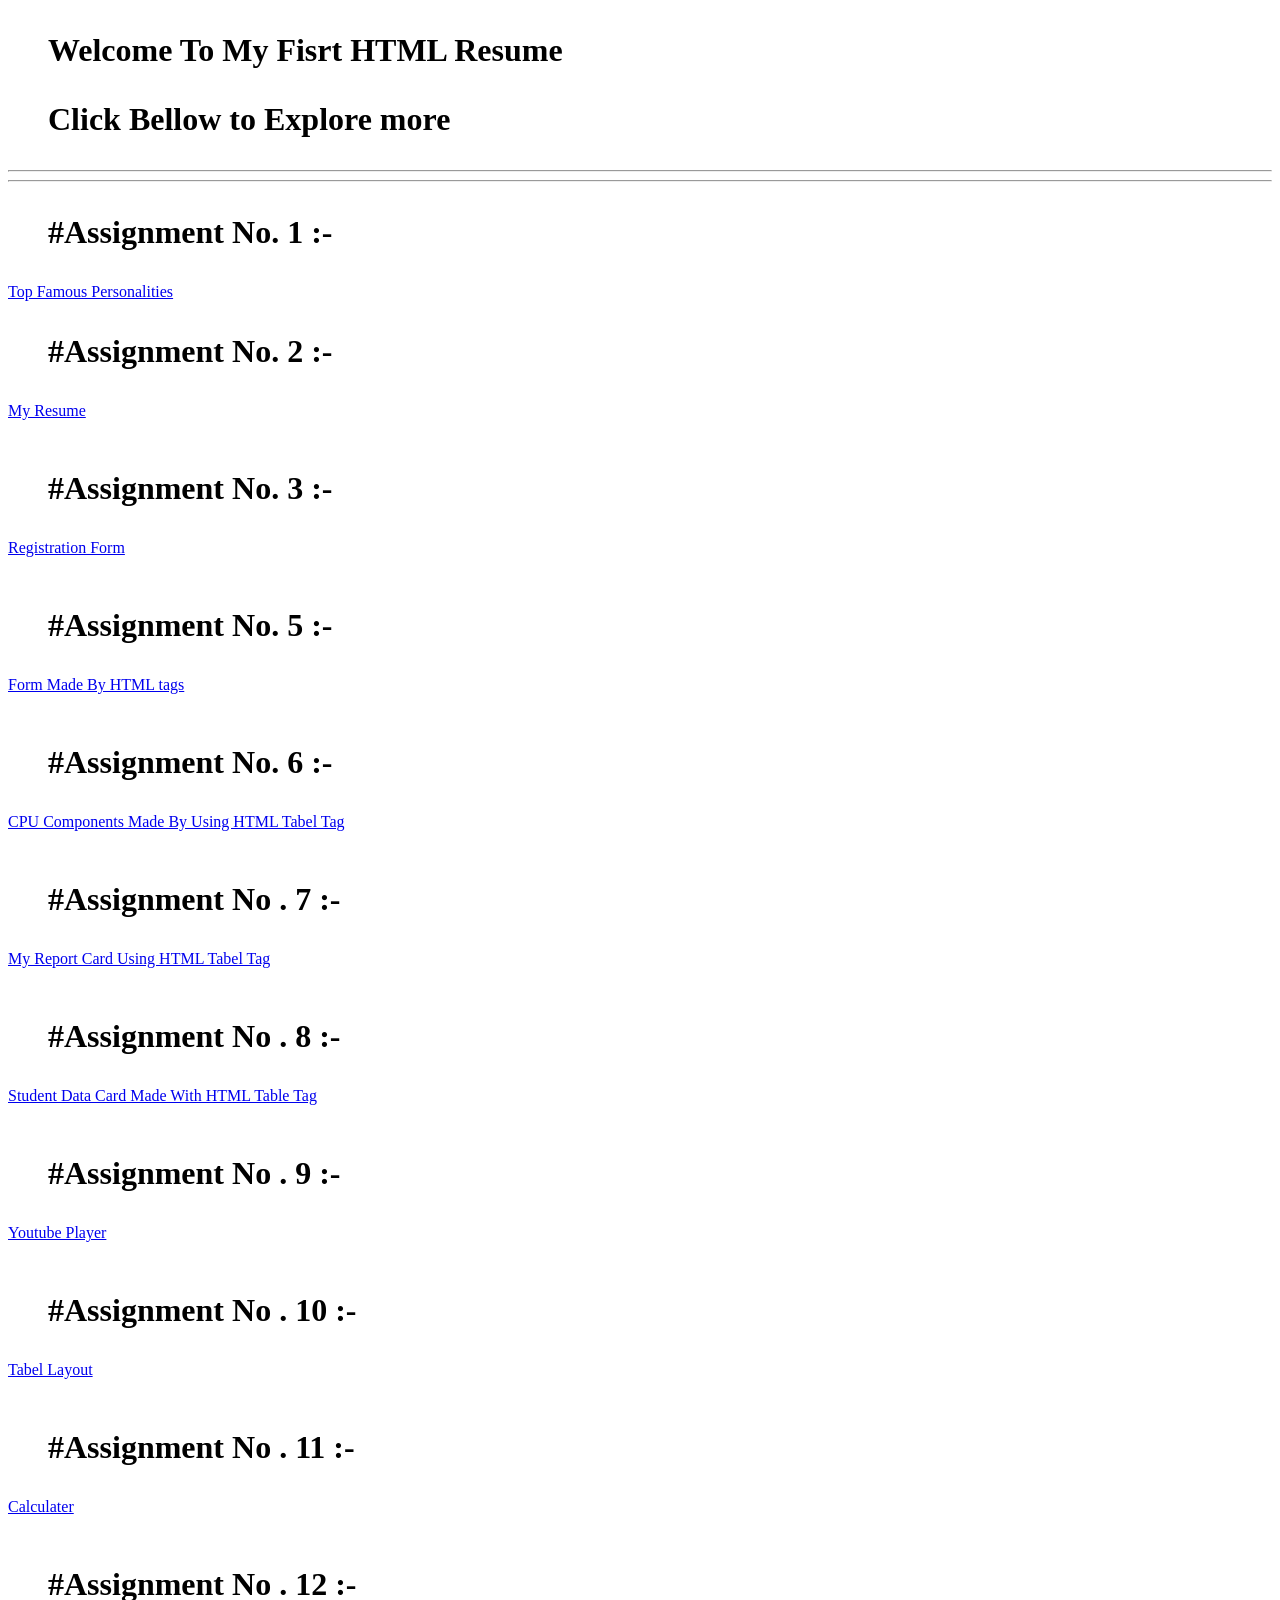
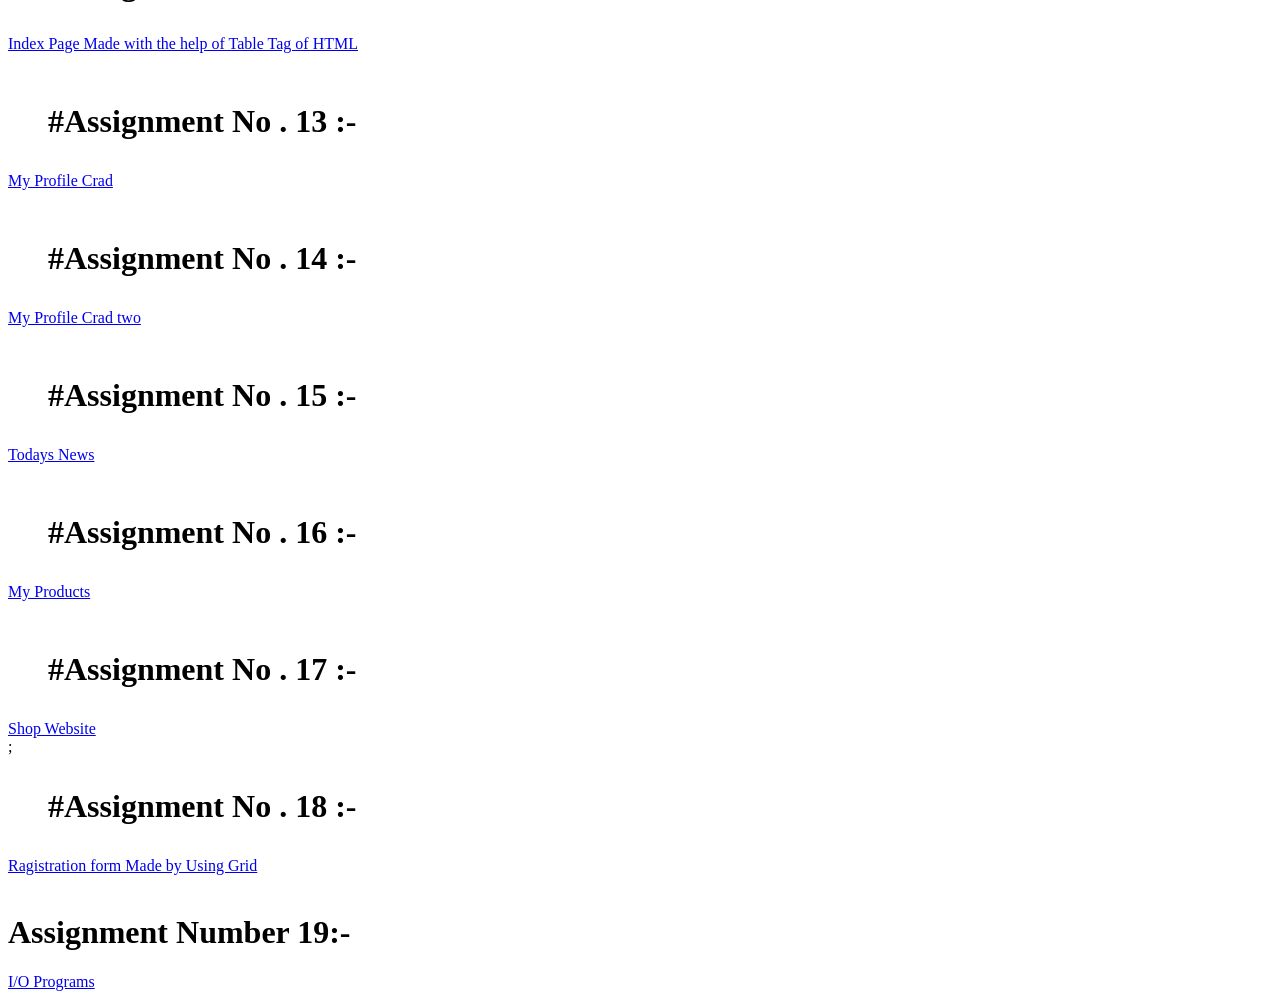
<file: assigments/index.html>
<!DOCTYPE html>
<html>
<head>
    <meta charset="UTF-8">
    <meta name="viewport" content="width=device-width, initial-scale=1.0">
    <title>Index Page</title>
</head>
<body>
    <h1><blockquote>Welcome To My Fisrt HTML Resume</blockquote></h1>
    <h1><blockquote>Click Bellow to Explore more</blockquote></h1>
    <hr>
    <hr>
    <h1><blockquote>#Assignment No. 1 :-</blockquote></h1>
    <a href="./top-Famous.html">Top Famous Personalities</a>
    <h1><blockquote>#Assignment No. 2 :-</blockquote></h1>
    <a href="./resume.html">My Resume</a>
    <br>
    <br>
    <h1><blockquote>#Assignment No. 3 :-</blockquote></h1>
    <a href="./signinform.html">Registration Form</a>
    <br>
    <br>
    <h1><blockquote>#Assignment No. 5 :-</blockquote></h1>
    <a href="./form-tag.html">Form Made By HTML tags</a>
    <br>
    <br>
    <h1><blockquote>#Assignment No. 6 :-</blockquote></h1>
    <a href="./tabel.html">CPU Components Made By Using HTML Tabel Tag</a>
    <br>
    <br>
    <h1><blockquote>#Assignment No . 7 :-</blockquote></h1>
    <a href="tabel-two.html">My Report Card Using HTML Tabel Tag</a>
    <br>
    <br>
    <h1><blockquote>#Assignment No . 8 :-</blockquote></h1>
    <a href="./studentdata.html">Student Data Card Made With HTML Table Tag</a>
    <br>
    <br>
    <h1><blockquote>#Assignment No . 9 :-</blockquote></h1>
    <a href="./youtube-player.html">Youtube Player</a>
    <br>
    <br>
    <h1><blockquote>#Assignment No . 10 :-</blockquote></h1>
    <a href="./tabel-layout.html">Tabel Layout </a>
    <br>
    <br>
    <h1><blockquote>#Assignment No . 11 :-</blockquote></h1>
    <a href="./calculater.html">Calculater</a>
    <br>
    <br>
    <h1><blockquote>#Assignment No . 12 :-</blockquote></h1>
    <a href="./main-index-page.html">Index Page Made with the help of Table Tag of HTML</a>
    <br>
    <br>
    <h1><blockquote>#Assignment No . 13 :-</blockquote></h1>
    <a href="./profile-card.html">My Profile Crad</a>
    <br>
    <br>
    <h1><blockquote>#Assignment No . 14 :-</blockquote></h1>
    <a href="./profilecard-two.html">My Profile Crad two</a>
    <br>
    <br>
    <h1><blockquote>#Assignment No . 15 :-</blockquote></h1>
    <a href="./grid-newpaper.html">Todays News</a>
    <br>
    <br>
    <h1><blockquote>#Assignment No . 16 :-</blockquote></h1>
    <a href="./my-products.html">My Products</a>
    <br>
    <br>
    <h1><blockquote>#Assignment No . 17 :-</blockquote></h1>
    <a href="./shopping.html">Shop Website</a>
    <br>;
    <br>
    <h1><blockquote>#Assignment No . 18 :-</blockquote></h1>
    <a href="./login-page.html">Ragistration form Made by Using Grid </a>
    <br>
    <br>
    <h1>Assignment Number 19:-</h1>
    <a href="../languages-assignments/assignments/Input-output.html">I/O Programs</a>
    
</body>
</html>
</file>
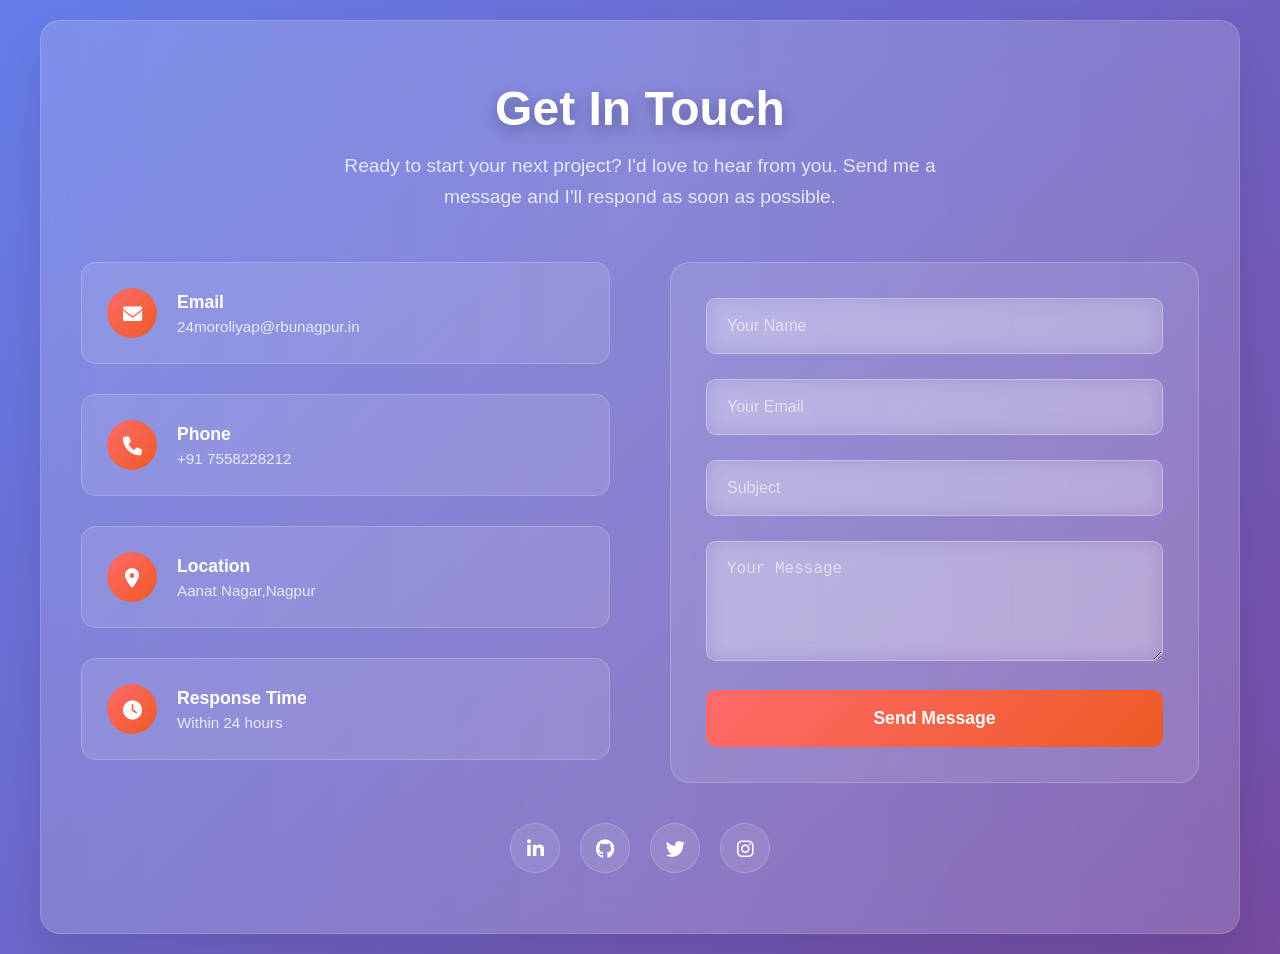
<file: contact.html>
<!DOCTYPE html>
<html lang="en">
<head>
    <meta charset="UTF-8">
    <meta name="viewport" content="width=device-width, initial-scale=1.0">
    <title>Contact Section</title>
    <link href="https://cdnjs.cloudflare.com/ajax/libs/font-awesome/6.0.0/css/all.min.css" rel="stylesheet">
    <style>
        * {
            margin: 0;
            padding: 0;
            box-sizing: border-box;
        }
        body {
            font-family: 'Segoe UI', Tahoma, Geneva, Verdana, sans-serif;
            background: linear-gradient(135deg, #667eea 0%, #764ba2 100%);
            min-height: 100vh;
            display: flex;
            align-items: center;
            justify-content: center;
            padding: 20px;
        }
        .contact-section {
            width: 100%;
            max-width: 1200px;
            background: rgba(255, 255, 255, 0.1);
            backdrop-filter: blur(20px);
            border-radius: 20px;
            border: 1px solid rgba(255, 255, 255, 0.2);
            box-shadow: 0 25px 45px rgba(0, 0, 0, 0.1);
            padding: 60px 40px;
            position: relative;
            overflow: hidden;
        }

        .contact-section::before {
            content: '';
            position: absolute;
            top: -50%;
            left: -50%;
            width: 200%;
            height: 200%;
            background: linear-gradient(45deg, transparent, rgba(255, 255, 255, 0.1), transparent);
            transform: rotate(45deg);
            animation: shimmer 3s infinite;
        }
        /* animation css */

        @keyframes shimmer {
            0% { transform: translateX(-100%) translateY(-100%) rotate(45deg); }
            100% { transform: translateX(100%) translateY(100%) rotate(45deg); }
        }

        .contact-header {
            text-align: center;
            margin-bottom: 50px;
            position: relative;
            z-index: 2;
        }

        .contact-title {
            font-size: 3rem;
            font-weight: 700;
            color: white;
            margin-bottom: 15px;
            text-shadow: 0 5px 15px rgba(0, 0, 0, 0.3);
            animation: fadeInUp 1s ease-out;
        }

        .contact-subtitle {
            font-size: 1.2rem;
            color: rgba(255, 255, 255, 0.8);
            max-width: 600px;
            margin: 0 auto;
            line-height: 1.6;
            animation: fadeInUp 1s ease-out 0.2s both;
        }

        .contact-content {
            display: grid;
            grid-template-columns: 1fr 1fr;
            gap: 60px;
            position: relative;
            z-index: 2;
        }

        .contact-info {
            display: flex;
            flex-direction: column;
            gap: 30px;
        }

        .info-item {
            display: flex;
            align-items: center;
            gap: 20px;
            padding: 25px;
            background: rgba(255, 255, 255, 0.1);
            border-radius: 15px;
            border: 1px solid rgba(255, 255, 255, 0.2);
            transition: all 0.3s ease;
            animation: fadeInLeft 1s ease-out;
        }

        .info-item:hover {
            transform: translateY(-5px);
            box-shadow: 0 15px 30px rgba(0, 0, 0, 0.2);
            background: rgba(255, 255, 255, 0.15);
        }

        .info-icon {
            width: 50px;
            height: 50px;
            background: linear-gradient(135deg, #ff6b6b, #ee5a24);
            border-radius: 50%;
            display: flex;
            align-items: center;
            justify-content: center;
            color: white;
            font-size: 1.2rem;
            flex-shrink: 0;
        }

        .info-text h3 {
            color: white;
            font-size: 1.1rem;
            margin-bottom: 5px;
        }

        .info-text p {
            color: rgba(255, 255, 255, 0.8);
            font-size: 0.95rem;
        }

        .contact-form {
            background: rgba(255, 255, 255, 0.1);
            padding: 35px;
            border-radius: 20px;
            border: 1px solid rgba(255, 255, 255, 0.2);
            animation: fadeInRight 1s ease-out;
        }

        .form-group {
            margin-bottom: 25px;
            position: relative;
        }

        .form-input, .form-textarea {
            width: 100%;
            padding: 18px 20px;
            background: rgba(255, 255, 255, 0.1);
            border: 1px solid rgba(255, 255, 255, 0.3);
            border-radius: 10px;
            color: white;
            font-size: 1rem;
            transition: all 0.3s ease;
            backdrop-filter: blur(10px);
        }

        .form-input::placeholder, .form-textarea::placeholder {
            color: rgba(255, 255, 255, 0.6);
        }

        .form-input:focus, .form-textarea:focus {
            outline: none;
            border-color: #ff6b6b;
            box-shadow: 0 0 20px rgba(255, 107, 107, 0.3);
            background: rgba(255, 255, 255, 0.15);
        }

        .form-textarea {
            resize: vertical;
            min-height: 120px;
        }

        .submit-btn {
            width: 100%;
            padding: 18px;
            background: linear-gradient(135deg, #ff6b6b, #ee5a24);
            border: none;
            border-radius: 10px;
            color: white;
            font-size: 1.1rem;
            font-weight: 600;
            cursor: pointer;
            transition: all 0.3s ease;
            position: relative;
            overflow: hidden;
        }

        .submit-btn:hover {
            transform: translateY(-2px);
            box-shadow: 0 10px 25px rgba(255, 107, 107, 0.4);
        }

        .submit-btn:active {
            transform: translateY(0);
        }

        .social-links {
            display: flex;
            justify-content: center;
            gap: 20px;
            margin-top: 40px;
            position: relative;
            z-index: 2;
        }

        .social-link {
            width: 50px;
            height: 50px;
            background: rgba(255, 255, 255, 0.1);
            border-radius: 50%;
            display: flex;
            align-items: center;
            justify-content: center;
            color: white;
            font-size: 1.2rem;
            text-decoration: none;
            transition: all 0.3s ease;
            border: 1px solid rgba(255, 255, 255, 0.2);
        }

        .social-link:hover {
            background: linear-gradient(135deg, #ff6b6b, #ee5a24);
            transform: translateY(-5px) scale(1.1);
            box-shadow: 0 10px 25px rgba(255, 107, 107, 0.4);
        }

        @keyframes fadeInUp {
            from {
                opacity: 0;
                transform: translateY(30px);
            }
            to {
                opacity: 1;
                transform: translateY(0);
            }
        }

        @keyframes fadeInLeft {
            from {
                opacity: 0;
                transform: translateX(-30px);
            }
            to {
                opacity: 1;
                transform: translateX(0);
            }
        }

        @keyframes fadeInRight {
            from {
                opacity: 0;
                transform: translateX(30px);
            }
            to {
                opacity: 1;
                transform: translateX(0);
            }
        }

        /* Responsive Design */
        @media (max-width: 768px) {
            .contact-section {
                padding: 40px 20px;
            }

            .contact-title {
                font-size: 2.5rem;
            }

            .contact-content {
                grid-template-columns: 1fr;
                gap: 40px;
            }

            .info-item {
                padding: 20px;
            }

            .contact-form {
                padding: 25px;
            }
        }

        @media (max-width: 480px) {
            .contact-title {
                font-size: 2rem;
            }

            .contact-subtitle {
                font-size: 1rem;
            }

            .info-item {
                flex-direction: column;
                text-align: center;
                gap: 15px;
            }
        }
    </style>
</head>
<body>
    <section class="contact-section">
        <div class="contact-header">
            <h2 class="contact-title">Get In Touch</h2>
            <p class="contact-subtitle">
                Ready to start your next project? I'd love to hear from you. Send me a message and I'll respond as soon as possible.
            </p>
        </div>

        <div class="contact-content">
            <div class="contact-info">
                <div class="info-item">
                    <div class="info-icon">
                        <i class="fas fa-envelope"></i>
                    </div>
                    <div class="info-text">
                        <h3>Email</h3>
                        <p>24moroliyap@rbunagpur.in</p>
                    </div>
                </div>

                <div class="info-item">
                    <div class="info-icon">
                        <i class="fas fa-phone"></i>
                    </div>
                    <div class="info-text">
                        <h3>Phone</h3>
                        <p>+91 7558228212</p>
                    </div>
                </div>

                <div class="info-item">
                    <div class="info-icon">
                        <i class="fas fa-map-marker-alt"></i>
                    </div>
                    <div class="info-text">
                        <h3>Location</h3>
                        <p>Aanat Nagar,Nagpur</p>
                    </div>
                </div>

                <div class="info-item">
                    <div class="info-icon">
                        <i class="fas fa-clock"></i>
                    </div>
                    <div class="info-text">
                        <h3>Response Time</h3>
                        <p>Within 24 hours</p>
                    </div>
                </div>
            </div>

            <form class="contact-form" id="contactForm">
                <div class="form-group">
                    <input type="text" class="form-input" placeholder="Your Name" required>
                </div>
                <div class="form-group">
                    <input type="email" class="form-input" placeholder="Your Email" required>
                </div>
                <div class="form-group">
                    <input type="text" class="form-input" placeholder="Subject" required>
                </div>
                <div class="form-group">
                    <textarea class="form-textarea" placeholder="Your Message" required></textarea>
                </div>
                <button type="submit" class="submit-btn">
                    Send Message
                </button>
            </form>
        </div>

        <div class="social-links">
            <a href="https://www.linkedin.com/in/piyush-moroliya-895280344/" class="social-link">
                <i class="fab fa-linkedin-in"></i>
            </a>
            <a href="https://github.com/Piyushmoroliya/portfolio" class="social-link">
                <i class="fab fa-github"></i>
            </a>
            <a href="https://x.com/PiyushM0045" class="social-link">
                <i class="fab fa-twitter"></i>
            </a>
            <a href="https://www.instagram.com/_piyush_m_30_/" class="social-link">
                <i class="fab fa-instagram"></i>
            </a>
        </div>
    </section>

</body>
</html>
</file>
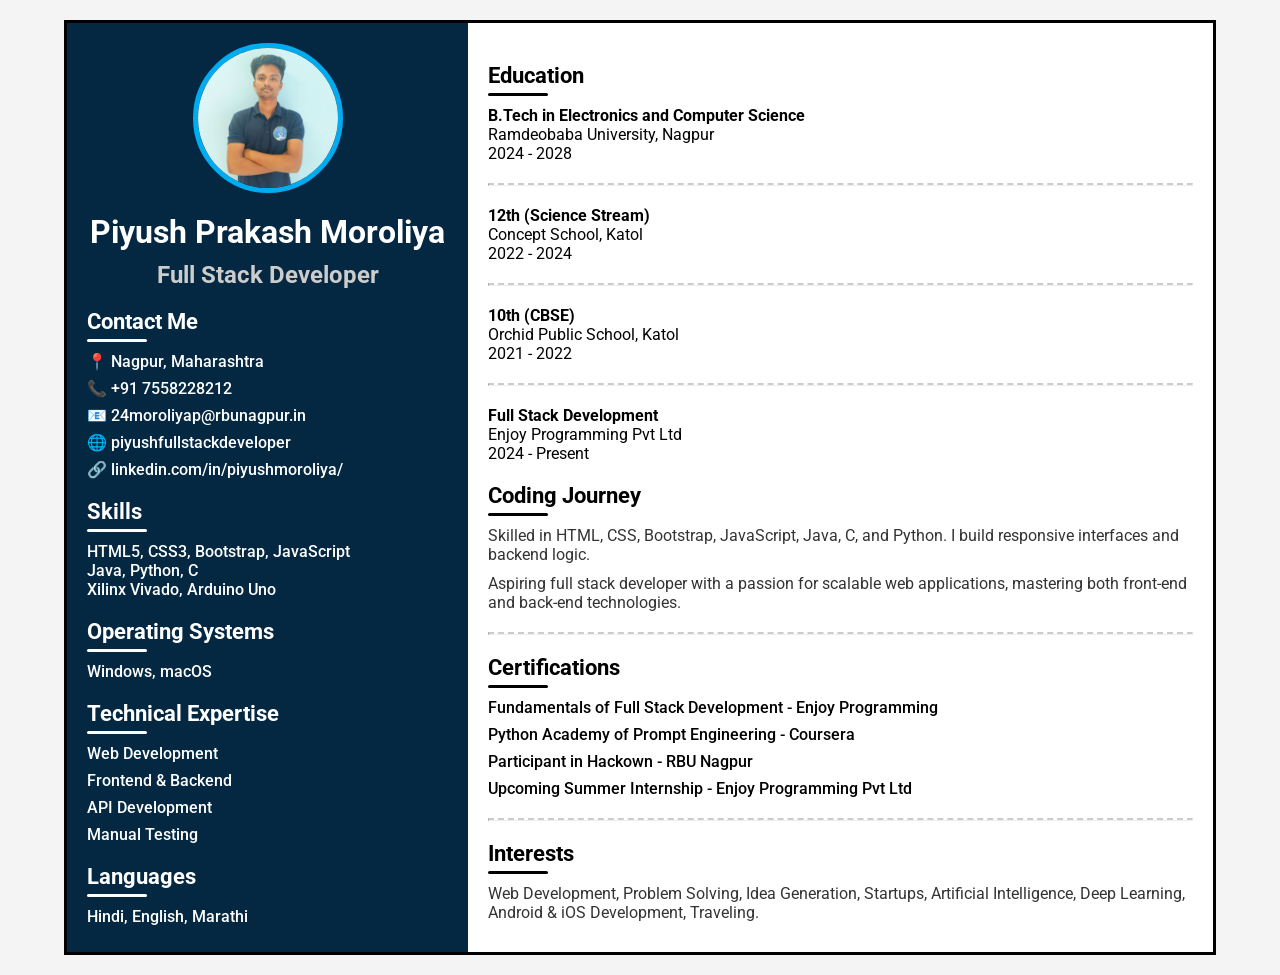
<file: resume.html>
<!DOCTYPE html>
<html lang="en">

<head>
    <meta charset="UTF-8">
    <meta name="viewport" content="width=device-width, initial-scale=1.0">
    <title>Piyush Moroliya - Resume</title>
    <!-- Google Fonts -->
    <link rel="preconnect" href="https://fonts.googleapis.com">
    <link rel="preconnect" href="https://fonts.gstatic.com" crossorigin>
    <link href="https://fonts.googleapis.com/css2?family=Roboto:wght@300;400;700&display=swap" rel="stylesheet">
    <style>
        * {
            margin: 0;
            padding: 0;
            box-sizing: border-box;
        }

        body {
            font-family: 'Roboto', Arial, sans-serif;
            background-color: #f4f4f4;
        }

        .main-box {
            display: flex;
            justify-content: center;
            padding: 20px;
        }

        .resume-box {
            display: flex;
            flex-direction: row;
            width: 90vw;
            max-width: 1200px;
            border: 3px solid black;
            background-color: white;
        }

        .box-one {
            background-color: #042842;
            color: white;
            width: 35%;
            padding: 20px;
        }

        .box-two {
            width: 65%;
            padding: 20px;
            background-color: #ffffff;
        }

        .image-design {
            width: 150px;
            height: 150px;
            border-radius: 50%;
            display: block;
            margin: 0 auto 20px;
            border: 5px solid #00abf0;
        }

        h1, h2, h3 {
            margin-bottom: 10px;
        }

        .section-title {
            font-size: 22px;
            font-weight: bold;
            margin-top: 20px;
        }

        .hr-style {
            width: 60px;
            height: 3px;
            background-color: white;
            border-radius: 20px;
            margin: 5px 0 10px;
        }

        .hr-black {
            background-color: black;
        }

        ul {
            list-style: none;
            padding-left: 0;
        }

        li {
            margin-bottom: 8px;
        }

        .skills, .info-style {
            font-size: 16px;
            font-weight: 500;
        }

        .boredr-hr {
            border-top: 2px dashed #ccc;
            margin: 20px 0;
        }

        .paragraph-style {
            font-size: 16px;
            margin: 10px 0;
            color: #333;
        }

        @media (max-width: 768px) {
            .resume-box {
                flex-direction: column;
            }

            .box-one, .box-two {
                width: 100%;
            }

            .image-design {
                margin: 0 auto;
            }
        }
    </style>
</head>

<body>
    <div class="main-box">
        <div class="resume-box">
            <!-- Left Box -->
            <div class="box-one">
                <img class="image-design" src="../assets/images/piyush homepage imh.jpeg" alt="Piyush Moroliya">
                <h1 style="text-align: center;">Piyush Prakash Moroliya</h1>
                <h2 style="text-align: center; color: #ccc;">Full Stack Developer</h2>

                <div class="section-title">Contact Me</div>
                <div class="hr-style"></div>
                <ul class="info-style">
                    <li>📍 Nagpur, Maharashtra</li>
                    <li>📞 +91 7558228212</li>
                    <li>📧 24moroliyap@rbunagpur.in</li>
                    <li>🌐 piyushfullstackdeveloper</li>
                    <li>🔗 linkedin.com/in/piyushmoroliya/</li>
                </ul>

                <div class="section-title">Skills</div>
                <div class="hr-style"></div>
                <p class="skills">HTML5, CSS3, Bootstrap, JavaScript</p>
                <p class="skills">Java, Python, C</p>
                <p class="skills">Xilinx Vivado, Arduino Uno</p>

                <div class="section-title">Operating Systems</div>
                <div class="hr-style"></div>
                <p class="skills">Windows, macOS</p>

                <div class="section-title">Technical Expertise</div>
                <div class="hr-style"></div>
                <ul class="info-style">
                    <li>Web Development</li>
                    <li>Frontend & Backend</li>
                    <li>API Development</li>
                    <li>Manual Testing</li>
                </ul>

                <div class="section-title">Languages</div>
                <div class="hr-style"></div>
                <p class="skills">Hindi, English, Marathi</p>
            </div>

            <!-- Right Box -->
            <div class="box-two">
                <div class="section-title">Education</div>
                <div class="hr-style hr-black"></div>
                <p><strong>B.Tech in Electronics and Computer Science</strong><br>Ramdeobaba University, Nagpur<br>2024 - 2028</p>
                <hr class="boredr-hr">
                <p><strong>12th (Science Stream)</strong><br>Concept School, Katol<br>2022 - 2024</p>
                <hr class="boredr-hr">
                <p><strong>10th (CBSE)</strong><br>Orchid Public School, Katol<br>2021 - 2022</p>
                <hr class="boredr-hr">
                <p><strong>Full Stack Development</strong><br>Enjoy Programming Pvt Ltd<br>2024 - Present</p>

                <div class="section-title">Coding Journey</div>
                <div class="hr-style hr-black"></div>
                <p class="paragraph-style">Skilled in HTML, CSS, Bootstrap, JavaScript, Java, C, and Python. I build responsive interfaces and backend logic.</p>
                <p class="paragraph-style">Aspiring full stack developer with a passion for scalable web applications, mastering both front-end and back-end technologies.</p>
                <hr class="boredr-hr">

                <div class="section-title">Certifications</div>
                <div class="hr-style hr-black"></div>
                <ul class="info-style">
                    <li>Fundamentals of Full Stack Development - Enjoy Programming</li>
                    <li>Python Academy of Prompt Engineering - Coursera</li>
                    <li>Participant in Hackown - RBU Nagpur</li>
                    <li>Upcoming Summer Internship - Enjoy Programming Pvt Ltd</li>
                </ul>
                <hr class="boredr-hr">

                <div class="section-title">Interests</div>
                <div class="hr-style hr-black"></div>
                <p class="paragraph-style">
                    Web Development, Problem Solving, Idea Generation, Startups, Artificial Intelligence, Deep Learning, Android & iOS Development, Traveling.
                </p>
            </div>
        </div>
    </div>
</body>

</html>
</file>
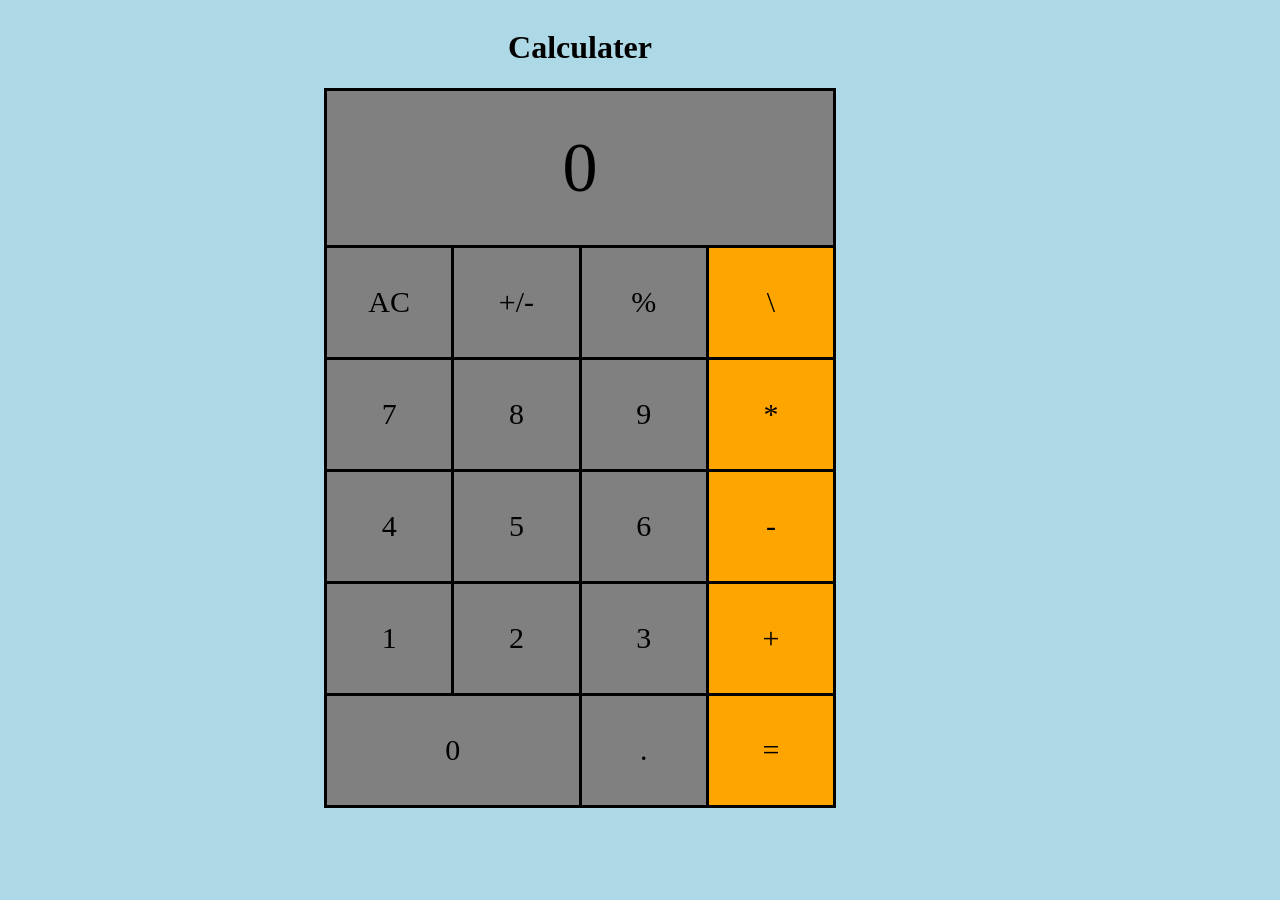
<file: assigments/calculater.html>
<!DOCTYPE html>
<html lang="en">
<head>
    <meta charset="UTF-8">
    <meta name="viewport" content="width=device-width, initial-scale=1.0">
    <title>Document</title>
</head>
<style>
    body{
        background-color: lightblue;
    }
    table{
        width: 40vw;
        height: 80vh;
        border: 1px solid black;
        border: solid;
        margin-left: 25%;
        border-collapse: collapse;
    }
    tr,td,th{
        border: 1px solid black;
        text-align: center;

    }
    .box-one{
        background-color: gray;
        border-style: solid;
            border-color: black;
            border-width: 3px;
            height: 100px;
            font-size: 70px;
           
    }
    .box-two{
        background-color: gray;
        border-width: 3px;
        width: 80px;
        height: 70px;
        font-size: 30px;
        text-align: center;
    }
    .box-three{
        background-color: gray;
        border-width: 3px;
        width: 80px;
        height: 70px;
        font-size: 30px;
        text-align: center;
    }
    .box-four{
        background-color: gray;
        border-width: 3px;
        width: 80px;
        height: 70px;
        font-size: 30px;
        text-align: center;
    }
    .box-five{
        background-color: orange;
        border-width: 3px;
        width: 80px;
        height: 70px;
        font-size: 30px;
        text-align: center;
    }
    .box-six{
        background-color: gray;
        border-width: 3px;
        width: 80px;
        height: 70px;
        font-size: 30px;
        text-align: center;
    }
    .box-seven{
        background-color: gray;
        border-width: 3px;
        width: 80px;
        height: 70px;
        font-size: 30px;
        text-align: center;
    }
    .box-eight{
        background-color: gray;
        border-width: 3px;
        width: 80px;
        height: 70px;
        font-size: 30px;
        text-align: center;
    }
    .box-nine{
        background-color: orange;
        border-width: 3px;
        width: 80px;
        height: 70px;
        font-size: 30px;
        text-align: center;
    }
    .box-ten{
        background-color: gray;
        border-width: 3px;
        width: 80px;
        height: 70px;
        font-size: 30px;
        text-align: center;
    }
    .box-eleven{
        background-color:gray;
        border-width: 3px;
        width: 80px;
        height: 70px;
        font-size: 30px;
        text-align: center;
    }
    .box-twelve{
        background-color: gray;
        border-width: 3px;
        width: 80px;
        height: 70px;
        font-size: 30px;
        text-align: center;
    }
    .box-thirdten{
        background-color: orange;
        border-width: 3px;
        width: 80px;
        height: 70px;
        font-size: 30px;
        text-align: center;
    }
    .box-fourten{
        background-color:gray;
        border-width: 3px;
        width: 80px;
        height: 70px;
        font-size: 30px;
        text-align: center;
    }
    .box-fiften{
        background-color: gray;
        border-width: 3px;
        width: 80px;
        height: 70px;
        font-size: 30px;
        text-align: center;
    }
    .box-sixten{
        background-color: gray;
        border-width: 3px;
        width: 80px;
        height: 70px;
        font-size: 30px;
        text-align: center;
    }
    .box-seventen{
        background-color: orange;
        border-width: 3px;
        width: 80px;
        height: 70px;
        font-size: 30px;
        text-align: center;
    }
    .box-eighten{
        background-color: orange;
        border-width: 3px;
        width: 80px;
        height: 70px;
        font-size: 30px;
        text-align: center;
    }
    .box-nineten{
        background-color: grey;
        border-width: 3px;
        width: 80px;
        height: 70px;
        font-size: 30px;
        text-align: center;
    }
    .box-twenty{
        background-color: orange;
        border-width: 3px;
        width: 80px;
        height: 70px;
        font-size: 30px;
        text-align: center;
    }
</style>
<body>
    <table>
        <caption><h1>Calculater</h1></caption>
        <tr>
            <td colspan="4" class="box-one">0</td>
        </tr>
        <tr>
            <td class="box-two">AC</td>
            <td class="box-three">+/-</td>
            <td class="box-four">%</td>
            <td class="box-five">\</td>
        </tr>
        <tr>
            <td class="box-six">7</td>
            <td class="box-seven">8</td>
            <td class="box-eight">9</td>
            <td class="box-nine">*</td>
        </tr>
        <tr>
            <td class="box-ten">4</td>
            <td class="box-eleven">5</td>
            <td class="box-twelve">6</td>
            <td class="box-thirdten">-</td>
        </tr>
        <tr>
            <td class="box-fourten">1</td>
            <td class="box-fiften">2</td>
            <td class="box-sixten">3</td>
            <td class="box-seventen">+</td>
        </tr>
        <tr>
            <td colspan="2" style="background-color:gray ; font-size: 30px; text-align: center; border: 3px solid  black;" class="eighten">0</td>
            <td class="box-nineten">.</td>
            <td class="box-twenty">=</td>
            
        </tr>
    </table>
    
</body>
</html>
</file>
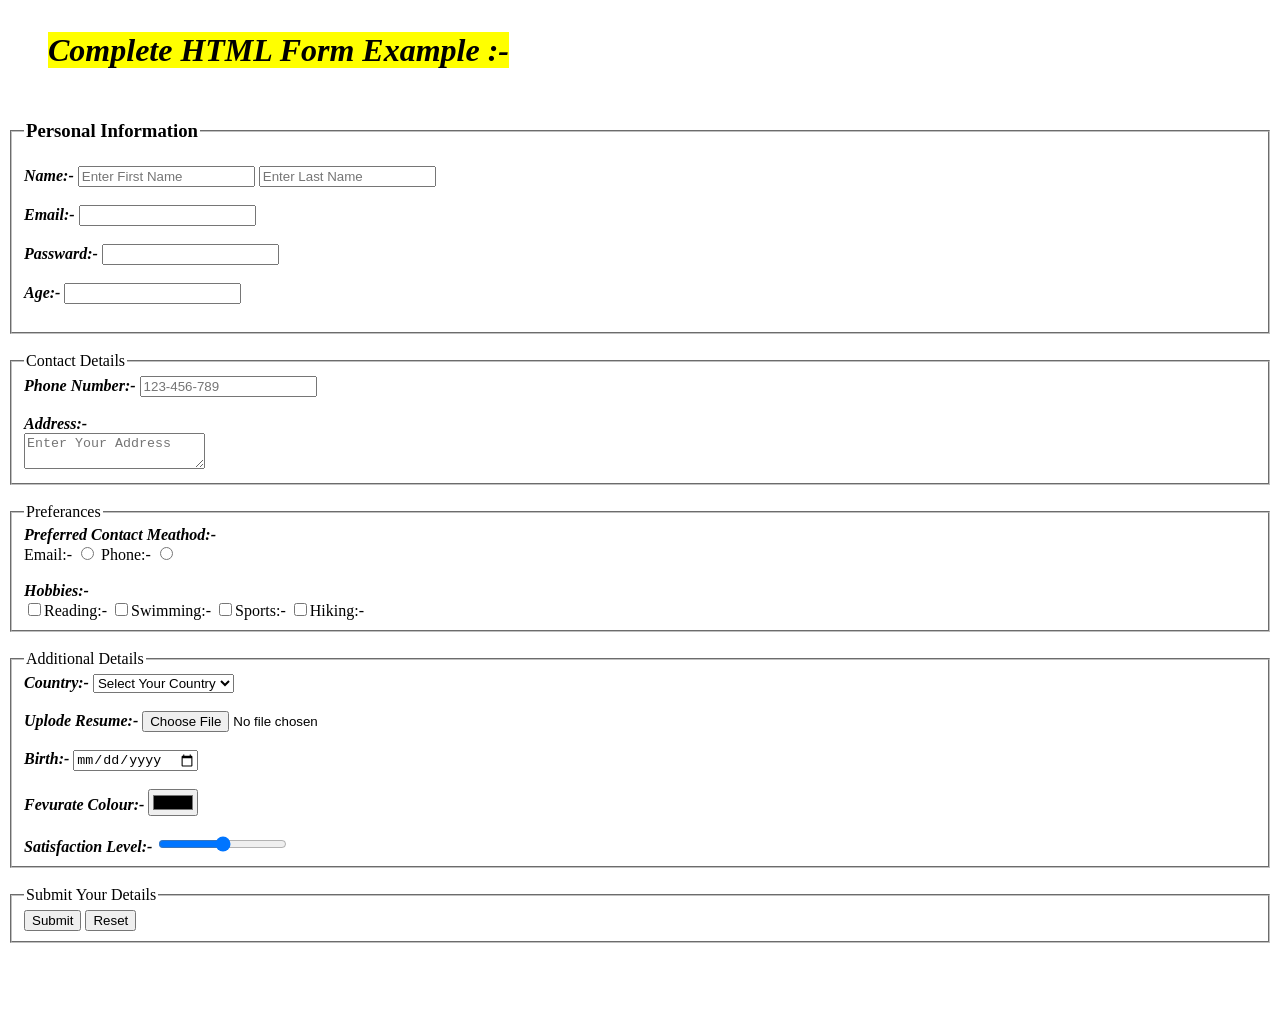
<file: assigments/form-tag.html>
<!DOCTYPE html>
<html lang="en">

<head>
    <meta charset="UTF-8">
    <meta name="viewport" content="width=device-width, initial-scale=1.0">
    <title>Document</title>
</head>

<body>
    <h1>
        <Blockquote><i><mark>Complete HTML Form Example :-</mark></i></Blockquote>
    </h1>
    <fieldset>
        <legend><h3>Personal Information</h3></legend>
        <label for=""><b><i>Name:-</i></b></label>
        <input placeholder="Enter First Name" >
        <input placeholder="Enter Last Name" >
        <br>
        <br>
        <label for=""><b><i>Email:-</i></b></label>
        <input type="email" name="" id="">
        <br>
        <br>
        <label for=""><b><i>Passward:-</i></b></label>
        <input type="password">
        <br>
        <br>
        <label for=""><b><i>Age:-</i></b></label>
        <input type="number">
        <br>
        <br>
    </fieldset>
    <br>
    <fieldset>
        <legend>Contact Details</legend>
        <label for=""><b><i>Phone Number:-</i></b></label>
        <input placeholder="123-456-789">
        <br>
        <br>
        <label for=""><b><i>Address:-</i></b></label><br>
        <textarea placeholder="Enter Your Address"></textarea>
    </fieldset>
    <br>
    <fieldset>
        <legend>Preferances</legend>
        <label for=""><b><i>Preferred Contact Meathod:-</i></b></label>
        <br>
        <label for="">Email:-</label>
        <input type="radio">
        <label for="">Phone:-</label>
        <input type="radio">
        <br>
        <br>
        <label for=""><b><i>Hobbies:-</i></b></label><br>
        <input type="checkbox"><label>Reading:-</label>
        <input type="checkbox"><label>Swimming:-</label>
        <input type="checkbox"><label>Sports:-</label>
        <input type="checkbox"><label>Hiking:-</label>
    </fieldset>
    <br>
    <fieldset>
        <legend>Additional Details</legend>
        <label for=""><b><i>Country:-</i></b></label>
        <select>
           <option value="">Select Your Country</option>
            <option value="">India</option>
            <option value="">Saudi Arebia</option>
            <option value="">America</option>
            <option value="">Canada</option>
            <option value="">Thailand</option>
            <option value="">England</option>
            <option value="">Japan</option>
            <option value="">Swizerland</option>
            <option value="">Austrilia</option>
            <option value="">Russia</option>
        </select>
        <br>
        <br>
        <label for=""><b><i>Uplode Resume:-</i></b></label>
        <input type="file" name="" id="">
        <br>
        <br>
        <label for=""><b><i>Birth:-</i></b></label>
        <input type="date">
        <br>
        <br>
        <label for=""><b><i>Fevurate Colour:-</i></b></label>
        <input type="color" name="" id="">
        <br>
        <br>
        <label for=""><b><i>Satisfaction Level:-</i></b></label>
        <input type="range" name="" id="">
    </fieldset>
    <br>
    <fieldset>
        <legend>Submit Your Details</legend>
        <input type="submit">
        <input type="reset">
    </fieldset>

<br>
<br>
<br>
<br>
</body>

</html>
</file>
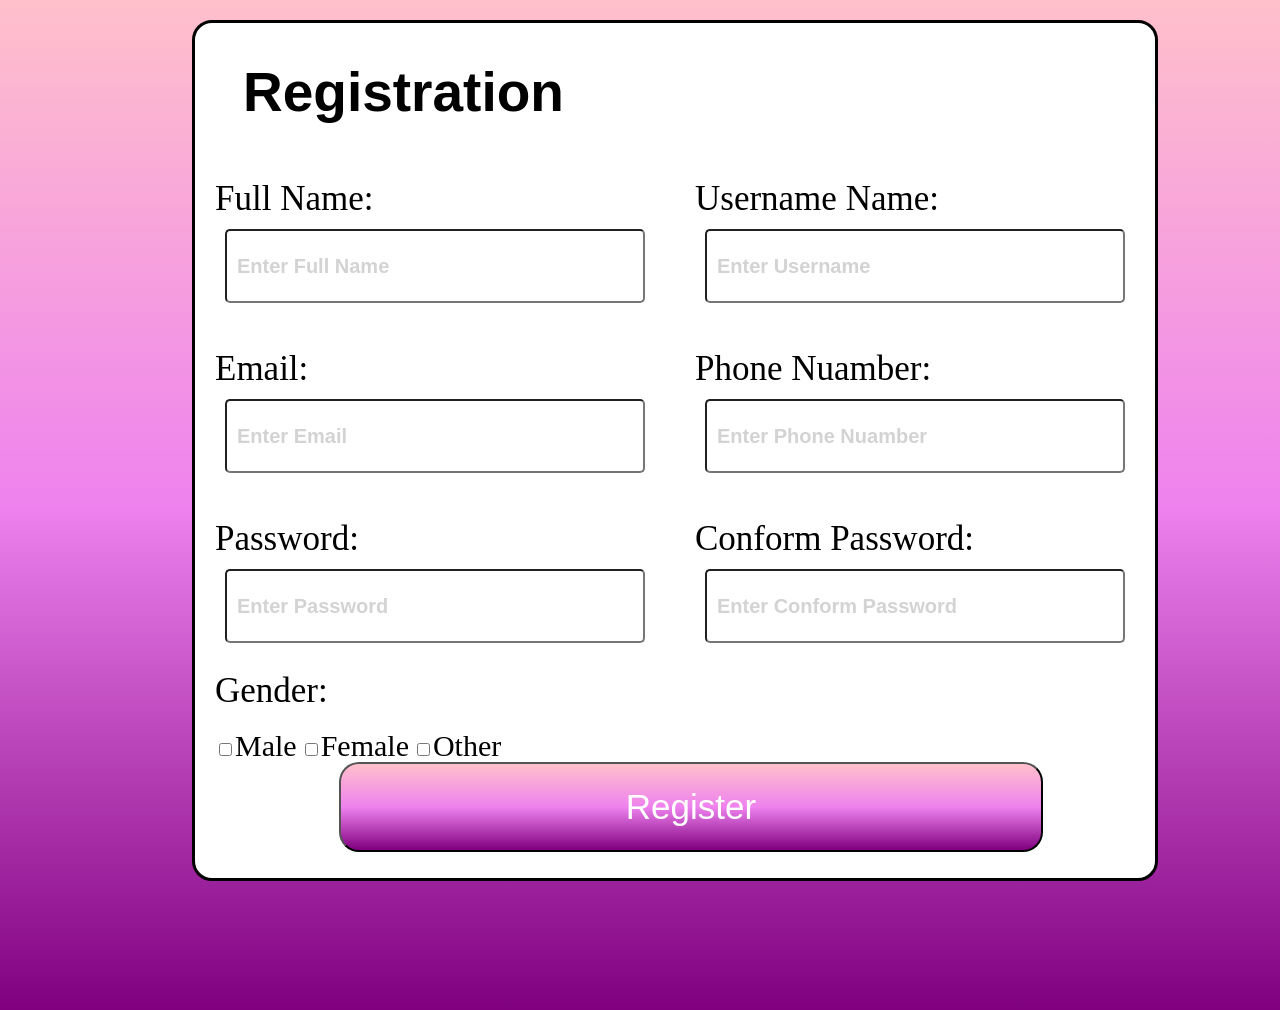
<file: assigments/login-page.html>
<!DOCTYPE html>
<html lang="en">
<head>
    <meta charset="UTF-8">
    <meta name="viewport" content="width=device-width, initial-scale=1.0">
    <title>Login Page</title>
    <style>
        body {
            width: 100vw;
            height: 110vh;
            margin: 0;
            padding: 0;
            background: linear-gradient(pink, violet, purple);
          
        }

        /* Login Container */
        .login-container {
            width: 75vw;
            height: 95vh;
            border: 3px solid black;
            border-radius: 20px;
            background: white;
            margin: 20px;
            margin-left: 15%;
        }

        /* Heading Section */
        .login-body {
            width: 100%;
            height: 7vh;          
        }

        .heading-style {
            font-size: 55px;
            font-family: 'Franklin Gothic Medium', 'Arial Narrow', Arial, sans-serif;
            margin-left: 5%;
        }

        /* Form Section */
        .form-section {
            width: 100%;
            height: 65vh;
            display: grid;
            grid-template-columns: 1fr 1fr;
        }

        .box-one, .box-two {
    
            height: 65vh;
            padding: 20px;
            background-color:white;
            color: black;
        }

    

        /* Form Inputs */
        label {
            font-size: 24px;
            margin-top: 20px;
        }

        input[type="text"], input[type="password"] {
            width: 90%;
            height: 50px;
            font-size: 22px;
            padding: 10px;
            margin: 10px;
            border-radius: 5px;
        }

        ::placeholder {
            font-size: 20px;
            font-weight: bold;
            color: lightgray;
        }

        /* Submit Section */
        .submit-section {
            width: 100%;
            height: 10vh;          
            background: #ddd;
        }
        button{
            width: 55vw;
            height: 10vh;
            background: linear-gradient(pink, violet, purple);
            border-radius: 20px;
            margin-left: 15%;
            font-size: 35px;
            color: white;
        }
        /* hover of button */
        button:hover{
          background-color: aqua;
          transform: scale(1.05);
        }
    </style>
</head>
<body>
    <div class="login-container">
        <!-- Heading Section -->
        <div class="login-body">
            <h1 class="heading-style">Registration</h1>

        </div>

        <!-- Form Section -->
        <div class="form-section">
            <div class="box-one">
                <br>
                <br>
                <label><span style="font-size: 35px;">Full Name:</span></label>
                <input type="text" placeholder="Enter Full Name">
                <br>
                <br>
                <br>


                <label><span style="font-size: 35px;">Email:</span></label>
                <input type="text" placeholder="Enter Email">
                <br>
                <br>
                <br>

                <label><span style="font-size: 35px;">Password:</span></label>
                <input type="password" placeholder="Enter Password">
                <br>     
                <br>      
                <label><span style="font-size: 35px;">Gender:</span></label><br>
                <br>
                <input type="checkbox"><label><span style="font-size: 30px;">Male</span></label>
                <input type="checkbox"><label><span style="font-size: 30px;">Female</span></label>
                <input type="checkbox"><label><span style="font-size: 30px;" >Other</span></label>
     
            </div>
            <div class="box-two">
                <br>
                <br>
                <label><span style="font-size: 35px;">Username Name:</span></label>
                <input type="text" placeholder="Enter Username">
                <br>
                <br>
                <br>


                <label><span style="font-size: 35px;" >Phone Nuamber:</span></label>
                <input type="text" placeholder="Enter Phone Nuamber">
                <br>
                <br>
                <br>

                <label> <span style="font-size: 35px;">Conform Password:</span></label>
                <input type="password" placeholder="Enter Conform Password">
            </div>
        </div>
        <br>
        <br>
        <br>

       <!-- Submit Section -->
          <button>Register</button>

    </div>
</body>
</html>
</file>
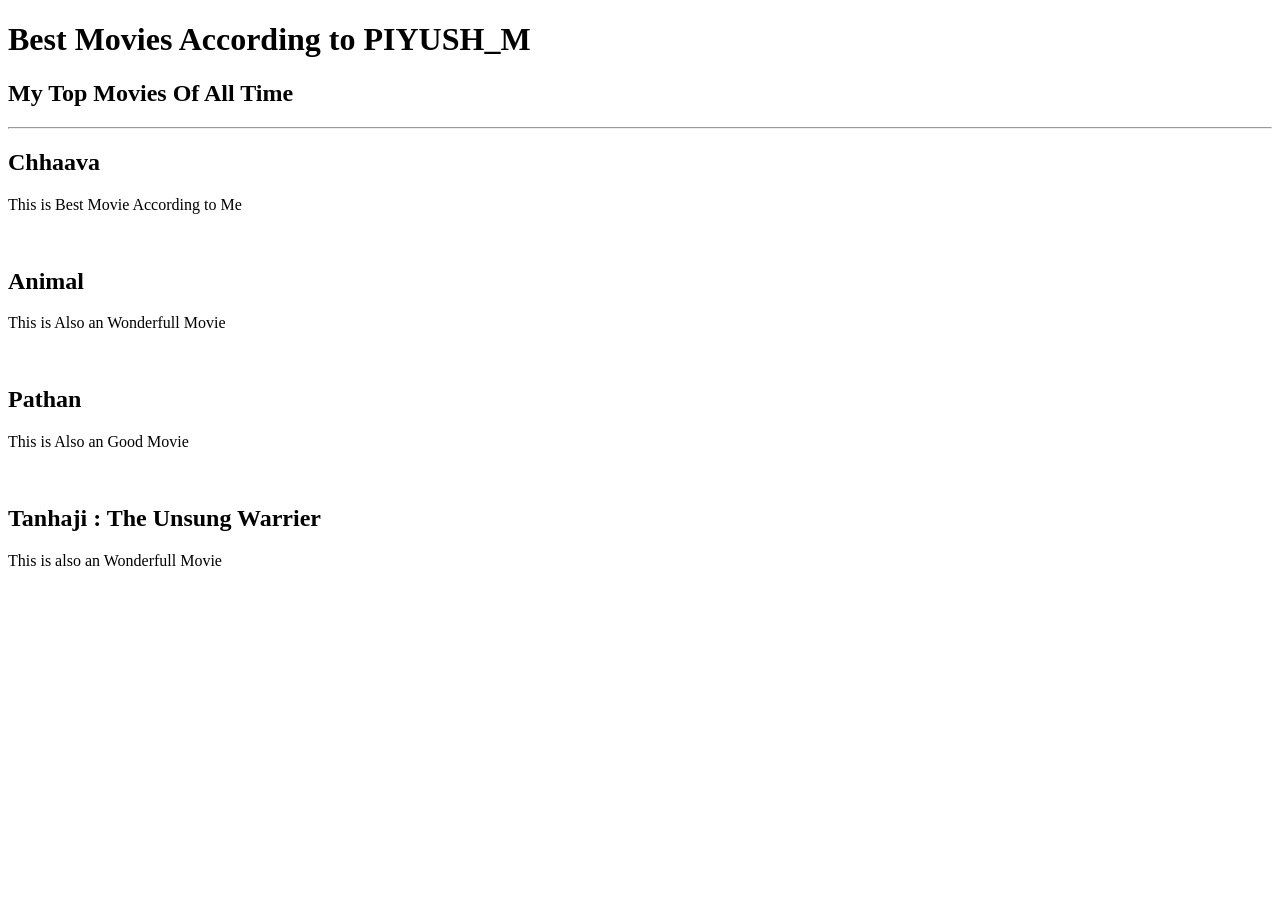
<file: assigments/movies.html>
<!DOCTYPE html>
<html lang="en">
<head>
    <meta charset="UTF-8">
    <meta name="viewport" content="width=device-width, initial-scale=1.0">
    <title>MOVIES</title>
</head>
<body>
    <h1>Best Movies According to PIYUSH_M</h1>
    <h2>My Top Movies Of All Time</h2>
    <hr>
    <h2>Chhaava</h2>
    <p>This is Best Movie According to Me </p>
    <br>
    <h2>Animal</h2>
    <p>This is Also an Wonderfull Movie</p>
    <br>
    <h2>Pathan</h2>
    <p>This is Also an Good Movie</p>
    <br>
    <h2>Tanhaji : The Unsung Warrier</h2>
    <p>This is also an Wonderfull Movie</p>
    
    
</body>
</html>
</file>
